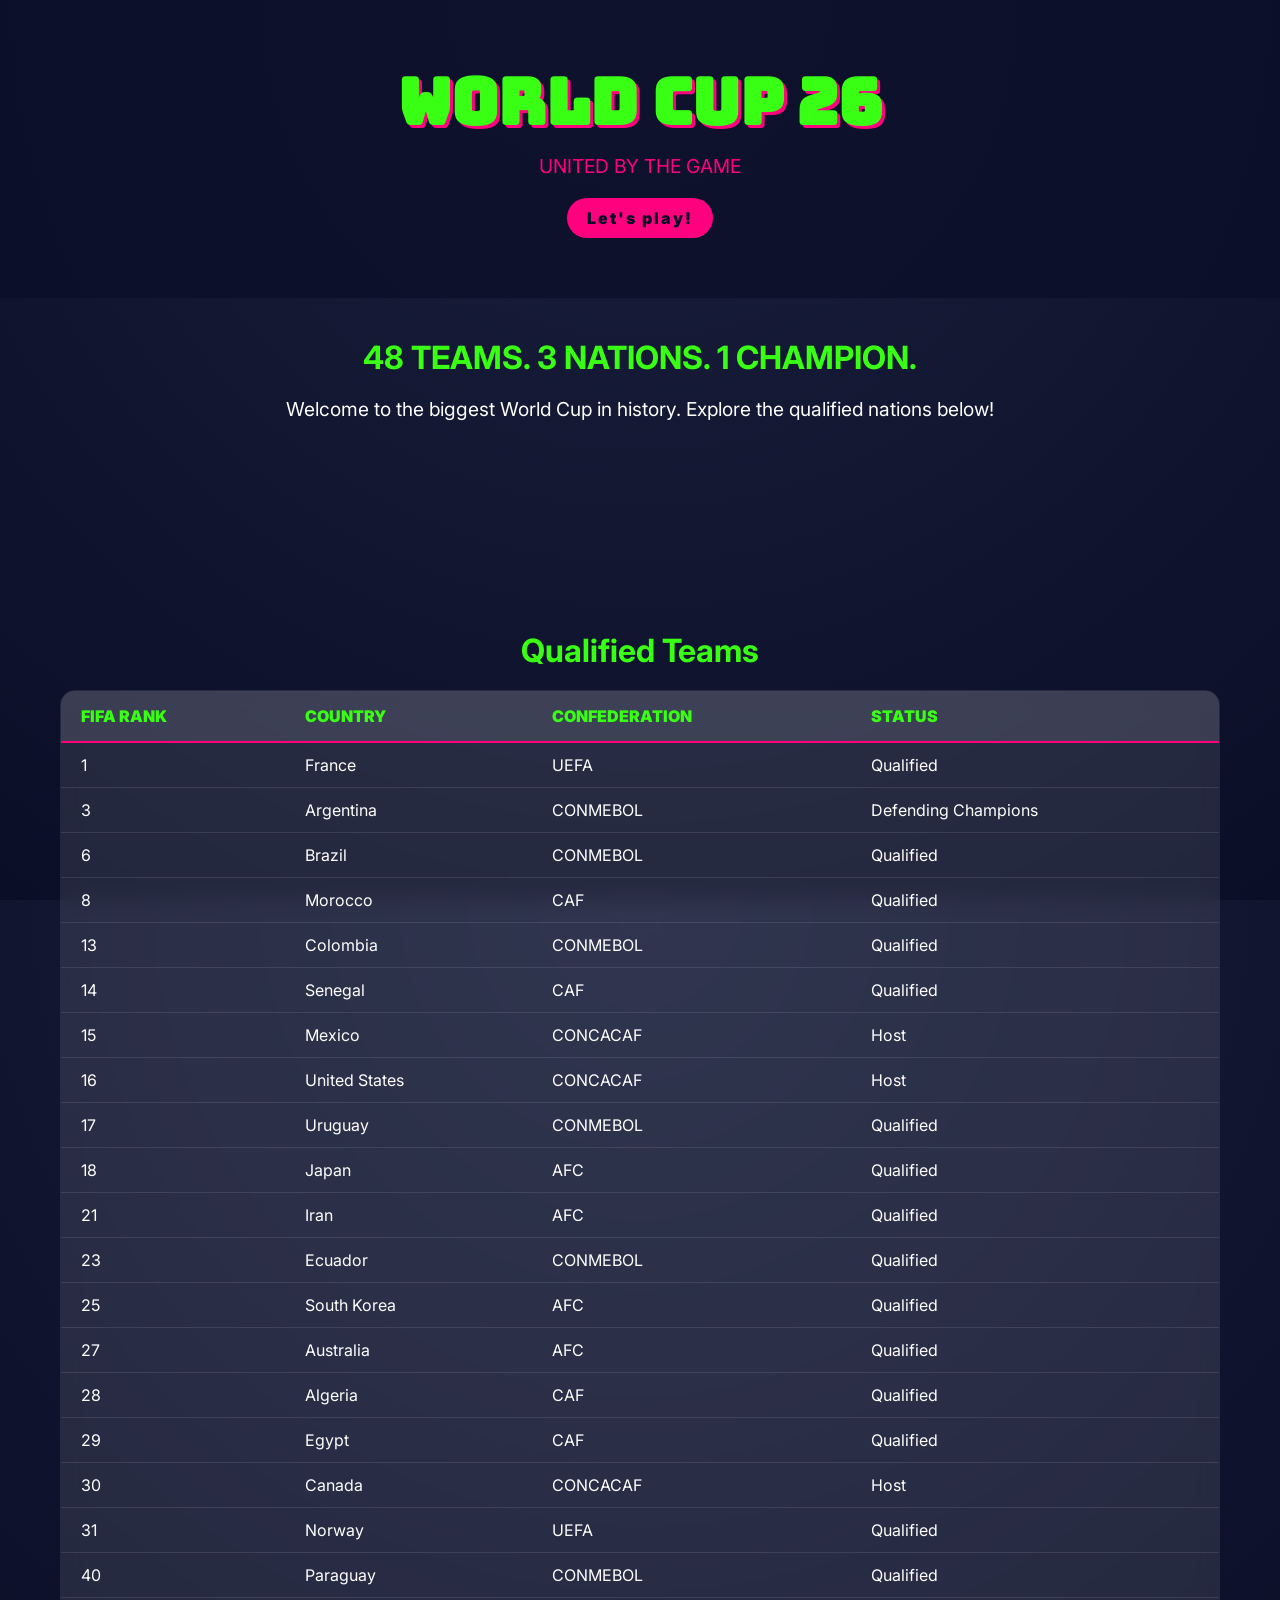
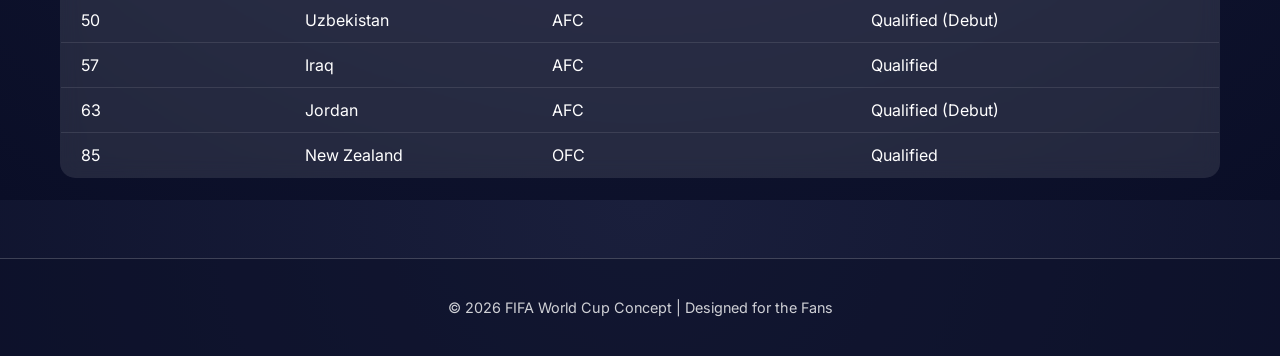
<file: index.html>
<!DOCTYPE html>
<html lang="en">
<head>
    <meta charset="UTF-8">
    <meta name="viewport" content="width=device-width, initial-scale=1.0">
    <title>FIFA World Cup 2026 | WE ARE 26</title>
    <link rel="stylesheet" href="fifapro.css">
    <link href="https://fonts.googleapis.com/css2?family=Bungee&family=Inter:wght@400;900&display=swap" rel="stylesheet">
</head>
<body>
    <header>
        <div class="logo-container">
            <h1 class="glitch" data-text="WORLD CUP 26">WORLD CUP 26</h1>
            <p class="tagline">UNITED BY THE GAME</p>
        </div>
        <div id="countdown" class="countdown-timer">Let's play!</div>
    </header>

    <main>
        <section class="intro">
            <h2>48 TEAMS. 3 NATIONS. 1 CHAMPION.</h2>
            <p>Welcome to the biggest World Cup in history. Explore the qualified nations below!</p>
        </section>

        <div id="team-grid" class="team-grid">
            <!-- Team cards will be injected here by JavaScript -->
        </div>
    </main>

    <section class="teams-table-section">
        <h2>Qualified Teams</h2>
        <table class="teams-table">
            <thead>
                <tr>
                    <th>FIFA Rank</th>
                    <th>Country</th>
                    <th>Confederation</th>
                    <th>Status</th>
                </tr>
            </thead>
            <tbody>
                <tr>
                    <td>1</td>
                    <td>France</td>
                    <td>UEFA</td>
                    <td>Qualified</td>
                </tr>
                <tr>
                    <td>3</td>
                    <td>Argentina</td>
                    <td>CONMEBOL</td>
                    <td>Defending Champions</td>
                </tr>
                <tr>
                    <td>6</td>
                    <td>Brazil</td>
                    <td>CONMEBOL</td>
                    <td>Qualified</td>
                </tr>
                <tr>
                    <td>8</td>
                    <td>Morocco</td>
                    <td>CAF</td>
                    <td>Qualified</td>
                </tr>
                <tr>
                    <td>13</td>
                    <td>Colombia</td>
                    <td>CONMEBOL</td>
                    <td>Qualified</td>
                </tr>
                <tr>
                    <td>14</td>
                    <td>Senegal</td>
                    <td>CAF</td>
                    <td>Qualified</td>
                </tr>
                <tr>
                    <td>15</td>
                    <td>Mexico</td>
                    <td>CONCACAF</td>
                    <td>Host</td>
                </tr>
                <tr>
                    <td>16</td>
                    <td>United States</td>
                    <td>CONCACAF</td>
                    <td>Host</td>
                </tr>
                <tr>
                    <td>17</td>
                    <td>Uruguay</td>
                    <td>CONMEBOL</td>
                    <td>Qualified</td>
                </tr>
                <tr>
                    <td>18</td>
                    <td>Japan</td>
                    <td>AFC</td>
                    <td>Qualified</td>
                </tr>
                <tr>
                    <td>21</td>
                    <td>Iran</td>
                    <td>AFC</td>
                    <td>Qualified</td>
                </tr>
                <tr>
                    <td>23</td>
                    <td>Ecuador</td>
                    <td>CONMEBOL</td>
                    <td>Qualified</td>
                </tr>
                <tr>
                    <td>25</td>
                    <td>South Korea</td>
                    <td>AFC</td>
                    <td>Qualified</td>
                </tr>
                <tr>
                    <td>27</td>
                    <td>Australia</td>
                    <td>AFC</td>
                    <td>Qualified</td>
                </tr>
                <tr>
                    <td>28</td>
                    <td>Algeria</td>
                    <td>CAF</td>
                    <td>Qualified</td>
                </tr>
                <tr>
                    <td>29</td>
                    <td>Egypt</td>
                    <td>CAF</td>
                    <td>Qualified</td>
                </tr>
                <tr>
                    <td>30</td>
                    <td>Canada</td>
                    <td>CONCACAF</td>
                    <td>Host</td>
                </tr>
                <tr>
                    <td>31</td>
                    <td>Norway</td>
                    <td>UEFA</td>
                    <td>Qualified</td>
                </tr>
                <tr>
                    <td>40</td>
                    <td>Paraguay</td>
                    <td>CONMEBOL</td>
                    <td>Qualified</td>
                </tr>
                <tr>
                    <td>50</td>
                    <td>Uzbekistan</td>
                    <td>AFC</td>
                    <td>Qualified (Debut)</td>
                </tr>
                <tr>
                    <td>57</td>
                    <td>Iraq</td>
                    <td>AFC</td>
                    <td>Qualified</td>
                </tr>
                <tr>
                    <td>63</td>
                    <td>Jordan</td>
                    <td>AFC</td>
                    <td>Qualified (Debut)</td>
                </tr>
                <tr>
                    <td>85</td>
                    <td>New Zealand</td>
                    <td>OFC</td>
                    <td>Qualified</td>
                </tr>
            </tbody>
        </table>
    </section>

    <footer>
        <p>&copy; 2026 FIFA World Cup Concept | Designed for the Fans</p>
    </footer>
</body>
</html>
</file>
<file: fifapro.css>
:root {
    --neon-green: #39FF14;
    --hyper-pink: #FF007F;
    --deep-blue: #0A0E27;
    --glass: rgba(255, 255, 255, 0.1);
}

* {
    box-sizing: border-box;
}

html, body {
    height: 100%;
}

body {
    background: radial-gradient(circle at top, #1a1f3c, var(--deep-blue));
    color: white;
    font-family: 'Inter', sans-serif;
    margin: 0;
    overflow-x: hidden;
    display: flex;
    flex-direction: column;
}

main {
    flex: 1;
}

header {
    text-align: center;
    padding: 60px 20px;
    background: url('https://images.unsplash.com/photo-1574629810360-7efbbe195018?auto=format&fit=crop&q=80&w=2000') no-repeat center/cover;
    box-shadow: inset 0 0 0 1000px rgba(10, 14, 39, 0.7);
}

h1 {
    font-family: 'Bungee', cursive;
    font-size: 4rem;
    margin: 0;
    color: var(--neon-green);
    text-shadow: 3px 3px var(--hyper-pink);
}

h2 {
    font-family: 'Inter', sans-serif;
    font-size: 2rem;
    text-align: center;
    margin: 40px 0 20px 0;
    color: var(--neon-green);
}

.intro {
    text-align: center;
    padding: 40px 20px;
}

.intro h2 {
    margin-top: 0;
}

.intro p {
    font-size: 1.2rem;
    margin: 10px 0;
}

.tagline {
    font-size: 1.2rem;
    color: var(--hyper-pink);
    margin: 10px 0 0 0;
}

.countdown-timer {
    background: var(--hyper-pink);
    color: var(--deep-blue);
    display: inline-block;
    padding: 10px 20px;
    border-radius: 50px;
    font-weight: 900;
    margin-top: 20px;
    letter-spacing: 2px;
}

.team-grid {
    display: grid;
    grid-template-columns: repeat(auto-fill, minmax(150px, 1fr));
    gap: 20px;
    padding: 40px;
    max-width: 1200px;
    margin: auto;
}

.team-card {
    background: var(--glass);
    backdrop-filter: blur(10px);
    border: 1px solid rgba(255,255,255,0.2);
    border-radius: 15px;
    padding: 20px;
    text-align: center;
    transition: transform 0.3s, box-shadow 0.3s;
    cursor: pointer;
}

.team-card:hover {
    transform: translateY(-10px) rotate(3deg);
    box-shadow: 0 0 20px var(--neon-green);
    border-color: var(--neon-green);
}

.flag {
    font-size: 3rem;
    display: block;
    margin-bottom: 10px;
}

.team-name {
    font-weight: 900;
    font-size: 0.9rem;
    text-transform: uppercase;
}

.region-tag {
    font-size: 0.7rem;
    color: var(--neon-green);
    margin-top: 5px;
    display: block;
}

.teams-table-section {
    padding: 40px 20px;
    max-width: 1200px;
    margin: auto;
    width: 100%;
}

.teams-table {
    width: 100%;
    border-collapse: collapse;
    background: var(--glass);
    backdrop-filter: blur(10px);
    border: 1px solid rgba(255,255,255,0.2);
    border-radius: 15px;
    overflow: hidden;
}

.teams-table thead {
    background: rgba(255,255,255,0.1);
}

.teams-table th {
    padding: 15px 20px;
    text-align: left;
    font-weight: 900;
    color: var(--neon-green);
    text-transform: uppercase;
    border-bottom: 2px solid var(--hyper-pink);
}

.teams-table td {
    padding: 12px 20px;
    border-bottom: 1px solid rgba(255,255,255,0.1);
}

.teams-table tbody tr:hover {
    background: rgba(57, 255, 20, 0.1);
}

.teams-table tbody tr:last-child td {
    border-bottom: none;
}

footer {
    text-align: center;
    padding: 40px 20px;
    border-top: 1px solid rgba(255,255,255,0.2);
    background: rgba(10, 14, 39, 0.5);
    margin-top: 40px;
}

footer p {
    margin: 0;
    font-size: 0.9rem;
    color: rgba(255, 255, 255, 0.8);
}

@media (max-width: 768px) {
    h1 {
        font-size: 2.5rem;
    }

    h2 {
        font-size: 1.5rem;
    }

    .team-grid {
        grid-template-columns: repeat(auto-fill, minmax(120px, 1fr));
        padding: 20px;
        gap: 15px;
    }

    .teams-table-section {
        padding: 20px 10px;
    }

    .teams-table th,
    .teams-table td {
        padding: 10px 8px;
        font-size: 0.9rem;
    }
}
</file>
